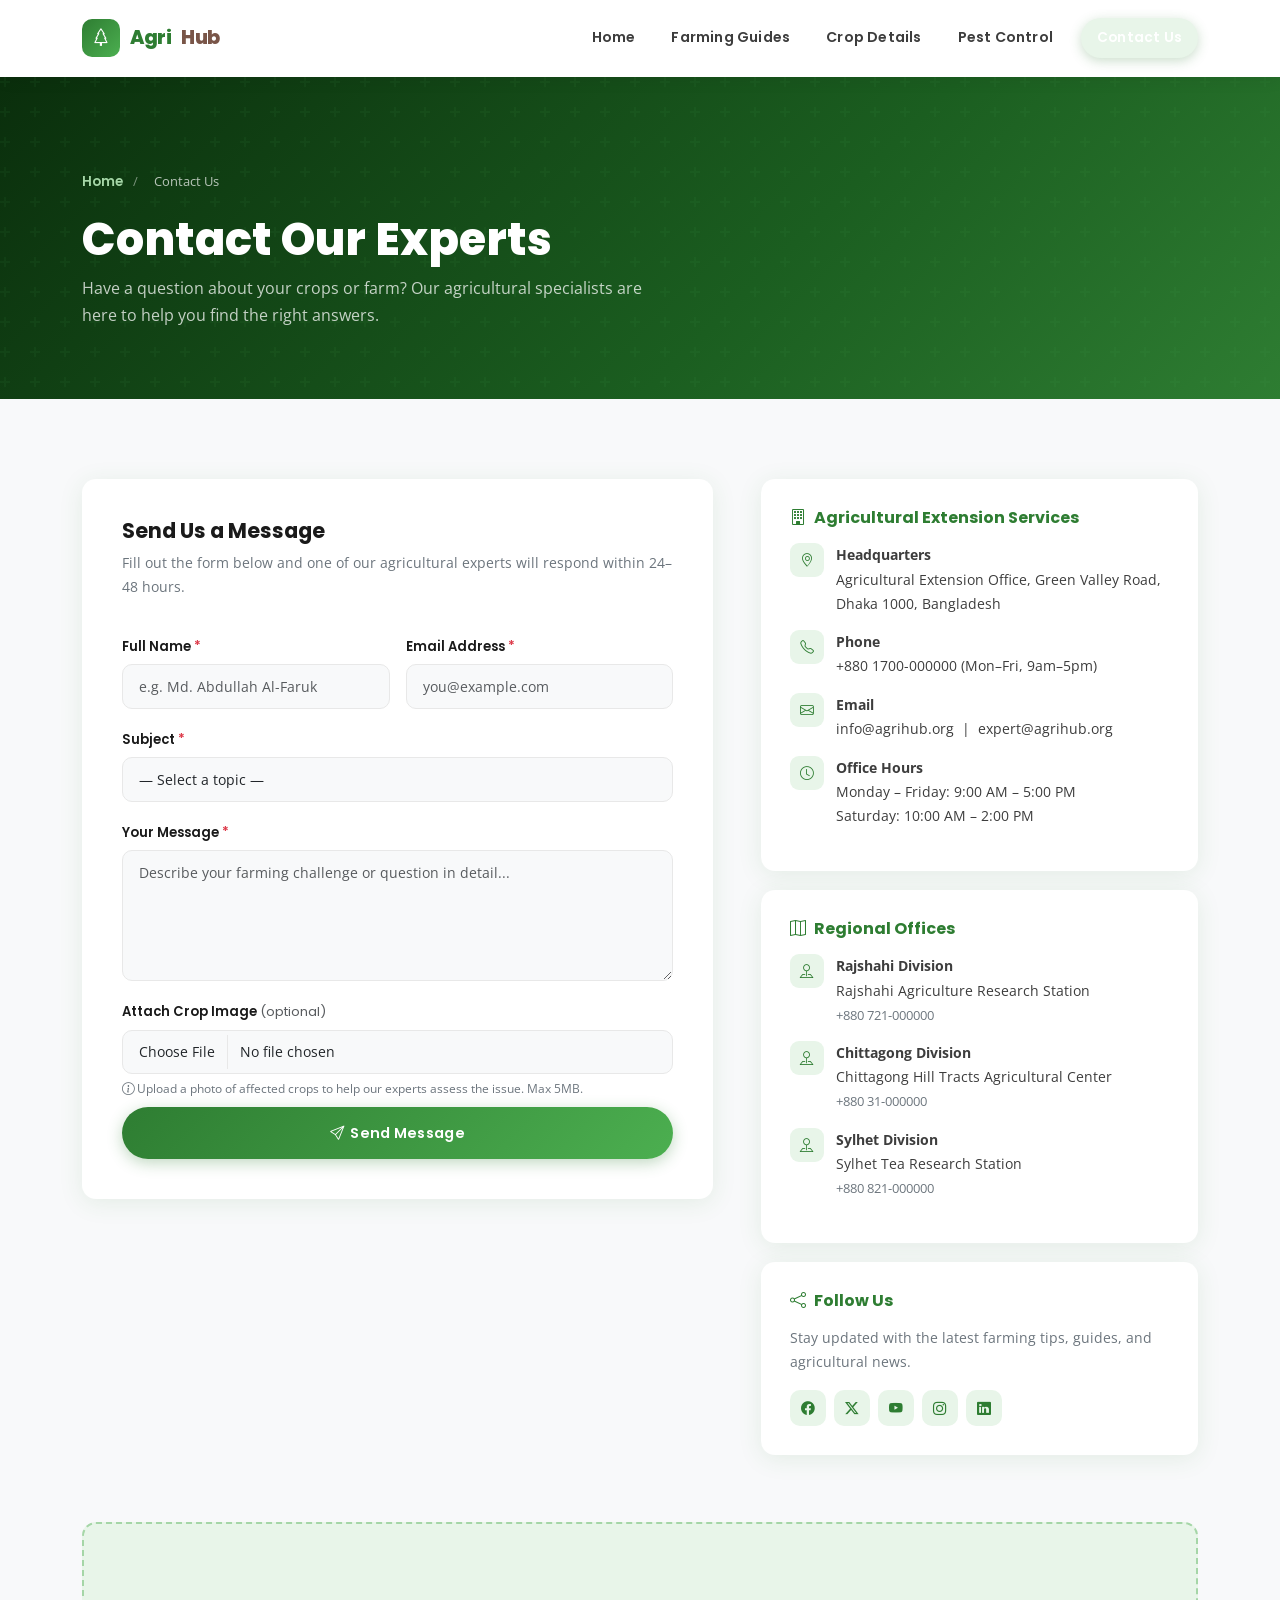
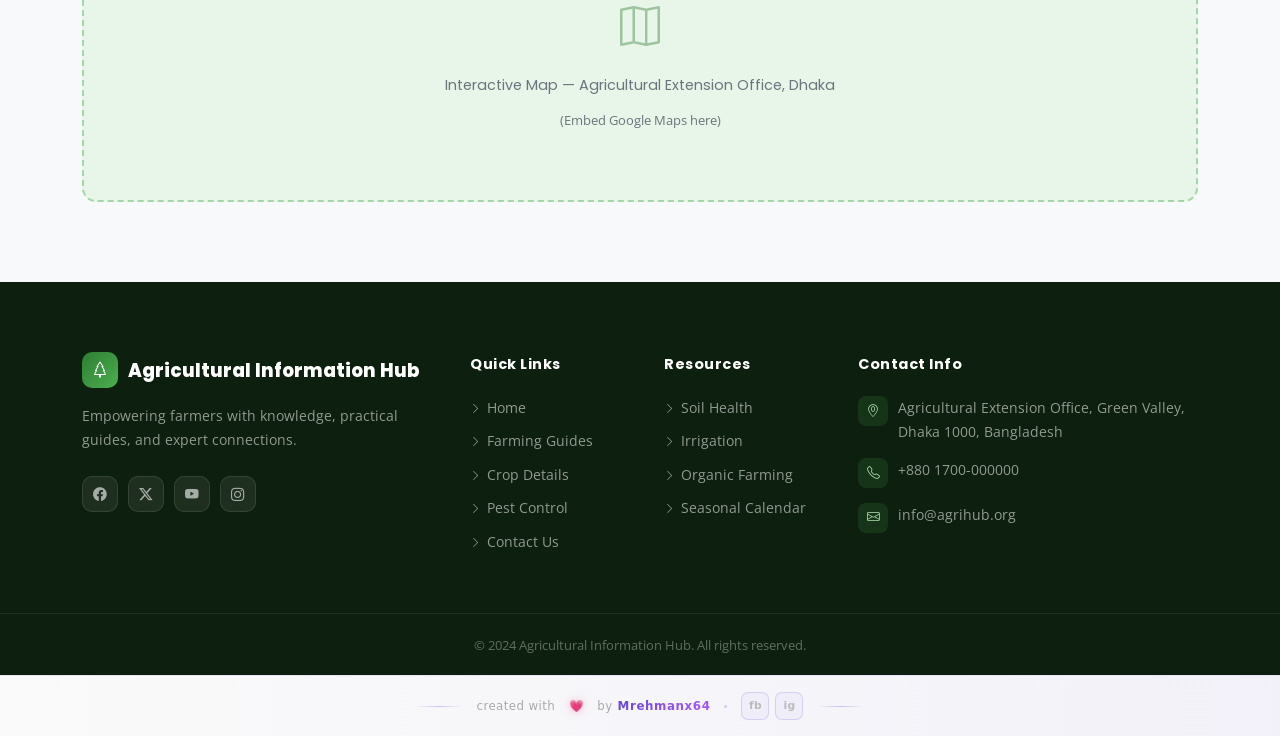
<file: contact.html>
<!doctype html>
<html lang="en">
  <head>
    <meta charset="UTF-8" />
    <meta name="viewport" content="width=device-width, initial-scale=1.0" />
    <title>Contact Us – Agricultural Information Hub</title>
    <meta
      name="description"
      content="Get in touch with our agricultural experts for personalized farming advice, crop guidance, and pest management support."
    />

    <link
      rel="stylesheet"
      href="https://cdn.jsdelivr.net/npm/bootstrap@5.3.2/dist/css/bootstrap.min.css"
    />
    <link
      rel="stylesheet"
      href="https://cdn.jsdelivr.net/npm/bootstrap-icons@1.11.3/font/bootstrap-icons.min.css"
    />
    <link
      rel="stylesheet"
      href="https://fonts.googleapis.com/css2?family=Poppins:wght@400;600;700;800&family=Open+Sans:wght@400;500;600&display=swap"
    />
    <link rel="stylesheet" href="css/style.css" />
  </head>
  <body>
    <!-- NAVBAR -->
    <nav class="navbar navbar-expand-lg sticky-top" id="mainNav">
      <div class="container">
        <a class="navbar-brand" href="index.html">
          <span class="brand-icon"><i class="bi bi-tree"></i></span>
          Agri<span>Hub</span>
        </a>
        <button
          class="navbar-toggler"
          type="button"
          id="navbarToggler"
          data-bs-toggle="collapse"
          data-bs-target="#navbarNav"
          aria-controls="navbarNav"
          aria-expanded="false"
          aria-label="Toggle navigation"
        >
          <span class="toggler-bar"></span><span class="toggler-bar"></span
          ><span class="toggler-bar"></span>
        </button>
        <div
          class="collapse navbar-collapse justify-content-end"
          id="navbarNav"
        >
          <ul class="navbar-nav gap-1">
            <li class="nav-item">
              <a class="nav-link" href="index.html">Home</a>
            </li>
            <li class="nav-item">
              <a class="nav-link" href="farming-guides.html">Farming Guides</a>
            </li>
            <li class="nav-item">
              <a class="nav-link" href="crop-details.html">Crop Details</a>
            </li>
            <li class="nav-item">
              <a class="nav-link" href="pest-control.html">Pest Control</a>
            </li>
            <li class="nav-item ms-lg-2">
              <a
                class="nav-link btn-green px-4 active"
                href="contact.html"
                style="color: white !important"
                >Contact Us</a
              >
            </li>
          </ul>
        </div>
      </div>
    </nav>

    <!-- PAGE HERO -->
    <section class="page-hero">
      <div class="container">
        <div class="breadcrumb-nav">
          <a href="index.html">Home</a>
          <span>/</span>
          <span class="current">Contact Us</span>
        </div>
        <h1>Contact Our Experts</h1>
        <p>
          Have a question about your crops or farm? Our agricultural specialists
          are here to help you find the right answers.
        </p>
      </div>
    </section>

    <!-- CONTACT SECTION -->
    <section class="section-contact">
      <div class="container">
        <div class="row g-5">
          <!-- LEFT: Contact Form -->
          <div class="col-lg-7 fade-in">
            <div class="contact-form-wrap">
              <h3>Send Us a Message</h3>
              <p class="subtitle">
                Fill out the form below and one of our agricultural experts will
                respond within 24–48 hours.
              </p>

              <!-- Success Message (hidden by default) -->
              <div class="success-message" id="successMsg">
                <i class="bi bi-check-circle-fill"></i>
                Message Sent Successfully!
                <p
                  style="
                    font-weight: 400;
                    font-size: 0.9rem;
                    margin-top: 0.5rem;
                    color: var(--primary);
                  "
                >
                  Thank you for reaching out. Our team will get back to you
                  within 24–48 hours.
                </p>
              </div>

              <!-- Contact Form -->
              <form id="contactForm" novalidate>
                <div class="row g-3">
                  <!-- Name -->
                  <div class="col-md-6">
                    <label for="name" class="form-label"
                      >Full Name <span class="text-danger">*</span></label
                    >
                    <input
                      type="text"
                      class="form-control"
                      id="name"
                      name="name"
                      placeholder="e.g. Md. Abdullah Al-Faruk"
                      autocomplete="name"
                    />
                  </div>

                  <!-- Email -->
                  <div class="col-md-6">
                    <label for="email" class="form-label"
                      >Email Address <span class="text-danger">*</span></label
                    >
                    <input
                      type="email"
                      class="form-control"
                      id="email"
                      name="email"
                      placeholder="you@example.com"
                      autocomplete="email"
                    />
                  </div>

                  <!-- Subject -->
                  <div class="col-12">
                    <label for="subject" class="form-label"
                      >Subject <span class="text-danger">*</span></label
                    >
                    <select class="form-select" id="subject" name="subject">
                      <option value="">— Select a topic —</option>
                      <option value="Crop Cultivation Advice">
                        Crop Cultivation Advice
                      </option>
                      <option value="Pest Control Help">
                        Pest Control Help
                      </option>
                      <option value="Soil Health">
                        Soil Health & Fertilization
                      </option>
                      <option value="Irrigation">Irrigation Methods</option>
                      <option value="Organic Farming">Organic Farming</option>
                      <option value="Seasonal Planning">
                        Seasonal Planning
                      </option>
                      <option value="Other">Other</option>
                    </select>
                  </div>

                  <!-- Message -->
                  <div class="col-12">
                    <label for="message" class="form-label"
                      >Your Message <span class="text-danger">*</span></label
                    >
                    <textarea
                      class="form-control"
                      id="message"
                      name="message"
                      rows="5"
                      placeholder="Describe your farming challenge or question in detail..."
                    ></textarea>
                  </div>

                  <!-- File Upload -->
                  <div class="col-12">
                    <label for="cropImage" class="form-label">
                      Attach Crop Image
                      <span class="text-muted" style="font-weight: 400"
                        >(optional)</span
                      >
                    </label>
                    <input
                      type="file"
                      class="form-control"
                      id="cropImage"
                      name="cropImage"
                      accept="image/*,.pdf"
                    />
                    <div
                      class="form-text mt-1"
                      style="font-size: 0.78rem; color: var(--text-muted)"
                    >
                      <i class="bi bi-info-circle"></i> Upload a photo of
                      affected crops to help our experts assess the issue. Max
                      5MB.
                    </div>
                  </div>

                  <!-- Submit -->
                  <div class="col-12 mt-2">
                    <button
                      type="submit"
                      class="btn-primary-green w-100 justify-content-center"
                      style="padding: 0.85rem"
                    >
                      <i class="bi bi-send"></i> Send Message
                    </button>
                  </div>
                </div>
              </form>
            </div>
          </div>

          <!-- RIGHT: Contact Info -->
          <div class="col-lg-5 fade-in delay-2">
            <!-- Agricultural Extension Services -->
            <div class="contact-info-card">
              <h4>
                <i class="bi bi-building"></i> Agricultural Extension Services
              </h4>
              <div class="contact-detail">
                <div class="contact-detail-icon">
                  <i class="bi bi-geo-alt"></i>
                </div>
                <div>
                  <strong style="font-size: 0.9rem">Headquarters</strong><br />
                  Agricultural Extension Office, Green Valley Road, Dhaka 1000,
                  Bangladesh
                </div>
              </div>
              <div class="contact-detail">
                <div class="contact-detail-icon">
                  <i class="bi bi-telephone"></i>
                </div>
                <div>
                  <strong style="font-size: 0.9rem">Phone</strong><br />
                  +880 1700-000000 (Mon–Fri, 9am–5pm)
                </div>
              </div>
              <div class="contact-detail">
                <div class="contact-detail-icon">
                  <i class="bi bi-envelope"></i>
                </div>
                <div>
                  <strong style="font-size: 0.9rem">Email</strong><br />
                  info@agrihub.org &nbsp;|&nbsp; expert@agrihub.org
                </div>
              </div>
              <div class="contact-detail">
                <div class="contact-detail-icon">
                  <i class="bi bi-clock"></i>
                </div>
                <div>
                  <strong style="font-size: 0.9rem">Office Hours</strong><br />
                  Monday – Friday: 9:00 AM – 5:00 PM<br />
                  Saturday: 10:00 AM – 2:00 PM
                </div>
              </div>
            </div>

            <!-- Regional Offices -->
            <div class="contact-info-card">
              <h4><i class="bi bi-map"></i> Regional Offices</h4>
              <div class="contact-detail">
                <div class="contact-detail-icon">
                  <i class="bi bi-pin-map"></i>
                </div>
                <div>
                  <strong style="font-size: 0.9rem">Rajshahi Division</strong
                  ><br />
                  Rajshahi Agriculture Research Station<br />
                  <span style="font-size: 0.82rem; color: var(--text-muted)"
                    >+880 721-000000</span
                  >
                </div>
              </div>
              <div class="contact-detail">
                <div class="contact-detail-icon">
                  <i class="bi bi-pin-map"></i>
                </div>
                <div>
                  <strong style="font-size: 0.9rem">Chittagong Division</strong
                  ><br />
                  Chittagong Hill Tracts Agricultural Center<br />
                  <span style="font-size: 0.82rem; color: var(--text-muted)"
                    >+880 31-000000</span
                  >
                </div>
              </div>
              <div class="contact-detail">
                <div class="contact-detail-icon">
                  <i class="bi bi-pin-map"></i>
                </div>
                <div>
                  <strong style="font-size: 0.9rem">Sylhet Division</strong
                  ><br />
                  Sylhet Tea Research Station<br />
                  <span style="font-size: 0.82rem; color: var(--text-muted)"
                    >+880 821-000000</span
                  >
                </div>
              </div>
            </div>

            <!-- Follow Us -->
            <div class="contact-info-card">
              <h4><i class="bi bi-share"></i> Follow Us</h4>
              <p
                style="
                  font-size: 0.88rem;
                  color: var(--text-muted);
                  margin-bottom: 1rem;
                "
              >
                Stay updated with the latest farming tips, guides, and
                agricultural news.
              </p>
              <div class="d-flex gap-2 flex-wrap">
                <a
                  href="#"
                  class="social-link"
                  style="
                    background: var(--light-green);
                    color: var(--primary);
                    border-color: transparent;
                  "
                >
                  <i class="bi bi-facebook"></i>
                </a>
                <a
                  href="#"
                  class="social-link"
                  style="
                    background: var(--light-green);
                    color: var(--primary);
                    border-color: transparent;
                  "
                >
                  <i class="bi bi-twitter-x"></i>
                </a>
                <a
                  href="#"
                  class="social-link"
                  style="
                    background: var(--light-green);
                    color: var(--primary);
                    border-color: transparent;
                  "
                >
                  <i class="bi bi-youtube"></i>
                </a>
                <a
                  href="#"
                  class="social-link"
                  style="
                    background: var(--light-green);
                    color: var(--primary);
                    border-color: transparent;
                  "
                >
                  <i class="bi bi-instagram"></i>
                </a>
                <a
                  href="#"
                  class="social-link"
                  style="
                    background: var(--light-green);
                    color: var(--primary);
                    border-color: transparent;
                  "
                >
                  <i class="bi bi-linkedin"></i>
                </a>
              </div>
            </div>
          </div>
          <!-- end right col -->
        </div>
        <!-- end row -->

        <!-- Map Placeholder -->
        <div class="mt-5 fade-in">
          <div
            style="
              background: #e8f5e9;
              border-radius: var(--radius);
              height: 280px;
              display: flex;
              align-items: center;
              justify-content: center;
              border: 2px dashed #a5d6a7;
              flex-direction: column;
              gap: 0.8rem;
            "
          >
            <i
              class="bi bi-map"
              style="font-size: 2.5rem; color: var(--primary); opacity: 0.4"
            ></i>
            <p
              style="
                color: var(--text-muted);
                font-family: Poppins;
                font-size: 0.9rem;
                margin: 0;
              "
            >
              Interactive Map — Agricultural Extension Office, Dhaka
            </p>
            <span style="font-size: 0.8rem; color: var(--text-muted)"
              >(Embed Google Maps here)</span
            >
          </div>
        </div>
      </div>
      <!-- end container -->
    </section>

    <!-- FOOTER -->
    <footer class="site-footer">
      <div class="container">
        <div class="row g-5">
          <div class="col-lg-4">
            <div class="footer-brand">
              <span class="brand-icon"><i class="bi bi-tree"></i></span>
              Agricultural Information Hub
            </div>
            <p class="footer-desc">
              Empowering farmers with knowledge, practical guides, and expert
              connections.
            </p>
            <div class="social-links">
              <a href="#" class="social-link"><i class="bi bi-facebook"></i></a>
              <a href="#" class="social-link"
                ><i class="bi bi-twitter-x"></i
              ></a>
              <a href="#" class="social-link"><i class="bi bi-youtube"></i></a>
              <a href="#" class="social-link"
                ><i class="bi bi-instagram"></i
              ></a>
            </div>
          </div>
          <div class="col-sm-6 col-lg-2">
            <p class="footer-heading">Quick Links</p>
            <ul class="footer-links">
              <li>
                <a href="index.html"
                  ><i class="bi bi-chevron-right"></i> Home</a
                >
              </li>
              <li>
                <a href="farming-guides.html"
                  ><i class="bi bi-chevron-right"></i> Farming Guides</a
                >
              </li>
              <li>
                <a href="crop-details.html"
                  ><i class="bi bi-chevron-right"></i> Crop Details</a
                >
              </li>
              <li>
                <a href="pest-control.html"
                  ><i class="bi bi-chevron-right"></i> Pest Control</a
                >
              </li>
              <li>
                <a href="contact.html"
                  ><i class="bi bi-chevron-right"></i> Contact Us</a
                >
              </li>
            </ul>
          </div>
          <div class="col-sm-6 col-lg-2">
            <p class="footer-heading">Resources</p>
            <ul class="footer-links">
              <li>
                <a href="#"><i class="bi bi-chevron-right"></i> Soil Health</a>
              </li>
              <li>
                <a href="#"><i class="bi bi-chevron-right"></i> Irrigation</a>
              </li>
              <li>
                <a href="#"
                  ><i class="bi bi-chevron-right"></i> Organic Farming</a
                >
              </li>
              <li>
                <a href="#"
                  ><i class="bi bi-chevron-right"></i> Seasonal Calendar</a
                >
              </li>
            </ul>
          </div>
          <div class="col-lg-4">
            <p class="footer-heading">Contact Info</p>
            <div class="footer-contact-item">
              <span class="footer-contact-icon"
                ><i class="bi bi-geo-alt"></i
              ></span>
              <span
                >Agricultural Extension Office, Green Valley, Dhaka 1000,
                Bangladesh</span
              >
            </div>
            <div class="footer-contact-item">
              <span class="footer-contact-icon"
                ><i class="bi bi-telephone"></i
              ></span>
              <span>+880 1700-000000</span>
            </div>
            <div class="footer-contact-item">
              <span class="footer-contact-icon"
                ><i class="bi bi-envelope"></i
              ></span>
              <span>info@agrihub.org</span>
            </div>
          </div>
        </div>
      </div>
      <div class="footer-bottom">
        <div class="container">
          <p class="mb-0">
            &copy; 2024 Agricultural Information Hub. All rights reserved.
          </p>
        </div>
      </div>
    </footer>

    <button id="scrollTop" aria-label="Scroll to top">
      <i class="bi bi-arrow-up"></i>
    </button>

    <script src="https://cdn.jsdelivr.net/npm/bootstrap@5.3.2/dist/js/bootstrap.bundle.min.js"></script>
    <script src="https://code.jquery.com/jquery-3.7.1.min.js"></script>
    <script src="js/script.js"></script>
    <div class="sig-bar">
      <div class="sig-inner">
        <div class="sig-rule"></div>
        <div class="sig-text">
          created with &nbsp;<span class="sig-heart">💗</span>&nbsp; by
          <span class="sig-name">Mrehmanx64</span>
        </div>
        <div class="sig-dot"></div>
        <div class="sig-links">
          <a
            class="sig-link"
            href="https://fb.com/themunnarehman"
            target="_blank"
            rel="noopener"
            >fb</a
          >
          <a
            class="sig-link"
            href="https://instagram.com/themunnarehman"
            target="_blank"
            rel="noopener"
            >ig</a
          >
        </div>
        <div class="sig-rule"></div>
      </div>
    </div>
  </body>
</html>
</file>
<file: css/style.css>
/* =============================================
   Agricultural Information Hub - Main Stylesheet
   Color Palette:
     Primary Green: #2e7d32
     Light Green: #e8f5e9
     Earth Brown: #795548
     Background: #f8f9fa
   Fonts: Poppins (headings), Open Sans (body)
   ============================================= */

/* ---- Google Fonts Import ---- */
@import url("https://fonts.googleapis.com/css2?family=Poppins:wght@400;600;700;800&family=Open+Sans:wght@400;500;600&display=swap");

/* ---- CSS Variables ---- */
:root {
  --primary: #2e7d32;
  --primary-dark: #1b5e20;
  --primary-light: #4caf50;
  --light-green: #e8f5e9;
  --brown: #795548;
  --brown-light: #a1887f;
  --bg: #f8f9fa;
  --white: #ffffff;
  --dark: #1a1a1a;
  --text: #3d3d3d;
  --text-muted: #6c757d;
  --shadow: 0 4px 24px rgba(46, 125, 50, 0.1);
  --shadow-hover: 0 8px 32px rgba(46, 125, 50, 0.18);
  --radius: 14px;
  --transition: all 0.3s cubic-bezier(0.4, 0, 0.2, 1);
}

/* ---- Reset & Base ---- */
*,
*::before,
*::after {
  box-sizing: border-box;
}

body {
  font-family: "Open Sans", sans-serif;
  background: var(--bg);
  color: var(--text);
  font-size: 16px;
  line-height: 1.7;
  overflow-x: hidden;
}

h1,
h2,
h3,
h4,
h5,
h6 {
  font-family: "Poppins", sans-serif;
  color: var(--dark);
  font-weight: 700;
}

a {
  text-decoration: none;
  transition: var(--transition);
}
img {
  max-width: 100%;
}

/* =============================================
   NAVBAR
   ============================================= */
.navbar {
  background: var(--white) !important;
  box-shadow: 0 2px 16px rgba(0, 0, 0, 0.08);
  padding: 0.9rem 0;
  z-index: 1050;
}

.navbar-brand {
  display: flex;
  align-items: center;
  gap: 10px;
  font-family: "Poppins", sans-serif;
  font-weight: 800;
  font-size: 1.2rem;
  color: var(--primary) !important;
  letter-spacing: -0.5px;
}

.navbar-brand .brand-icon {
  width: 38px;
  height: 38px;
  background: linear-gradient(135deg, var(--primary), var(--primary-light));
  border-radius: 10px;
  display: flex;
  align-items: center;
  justify-content: center;
  color: white;
  font-size: 1.1rem;
  flex-shrink: 0;
}

.navbar-brand span {
  color: var(--brown);
}

.nav-link {
  font-family: "Poppins", sans-serif;
  font-weight: 600;
  font-size: 0.88rem;
  color: var(--text) !important;
  padding: 0.5rem 1rem !important;
  border-radius: 8px;
  letter-spacing: 0.2px;
  transition: var(--transition);
}

.nav-link:hover,
.nav-link.active {
  color: var(--primary) !important;
  background: var(--light-green);
}

.navbar-toggler {
  border: none;
  outline: none;
  box-shadow: none !important;
}
.navbar-toggler-icon {
  background-image: none;
}
.navbar-toggler .toggler-bar {
  display: block;
  width: 24px;
  height: 2px;
  background: var(--primary);
  margin: 5px 0;
  border-radius: 2px;
  transition: var(--transition);
}

/* =============================================
   HERO SECTION
   ============================================= */
.hero {
  position: relative;
  min-height: 88vh;
  display: flex;
  align-items: center;
  overflow: hidden;
  background: linear-gradient(
    135deg,
    #0a2e0c 0%,
    #1b5e20 40%,
    #2e7d32 70%,
    #388e3c 100%
  );
}

.hero::before {
  content: "";
  position: absolute;
  inset: 0;
  background: url("data:image/svg+xml,%3Csvg width='60' height='60' viewBox='0 0 60 60' xmlns='http://www.w3.org/2000/svg'%3E%3Cg fill='none' fill-rule='evenodd'%3E%3Cg fill='%234caf50' fill-opacity='0.07'%3E%3Cpath d='M36 34v-4h-2v4h-4v2h4v4h2v-4h4v-2h-4zm0-30V0h-2v4h-4v2h4v4h2V6h4V4h-4zM6 34v-4H4v4H0v2h4v4h2v-4h4v-2H6zM6 4V0H4v4H0v2h4v4h2V6h4V4H6z'/%3E%3C/g%3E%3C/g%3E%3C/svg%3E");
  opacity: 0.5;
}

.hero-bg-image {
  position: absolute;
  inset: 0;
  background: url("https://images.unsplash.com/photo-1500651230702-0e2d8a49d4ad?w=1600&auto=format&fit=crop")
    center/cover no-repeat;
  opacity: 0.18;
}

.hero-content {
  position: relative;
  z-index: 2;
  padding: 80px 0;
}

.hero-badge {
  display: inline-flex;
  align-items: center;
  gap: 6px;
  background: rgba(255, 255, 255, 0.12);
  border: 1px solid rgba(255, 255, 255, 0.2);
  color: #a5d6a7;
  font-family: "Poppins", sans-serif;
  font-size: 0.78rem;
  font-weight: 600;
  letter-spacing: 1px;
  text-transform: uppercase;
  padding: 6px 14px;
  border-radius: 50px;
  margin-bottom: 1.4rem;
}

.hero h1 {
  font-family: "Poppins", sans-serif;
  font-size: clamp(2.4rem, 5vw, 4rem);
  font-weight: 800;
  color: #ffffff;
  line-height: 1.15;
  letter-spacing: -1px;
  margin-bottom: 1.2rem;
}

.hero h1 .highlight {
  color: #a5d6a7;
  position: relative;
}

.hero p {
  color: rgba(255, 255, 255, 0.8);
  font-size: 1.1rem;
  max-width: 540px;
  margin-bottom: 2rem;
  line-height: 1.75;
}

.hero-stats {
  display: flex;
  gap: 2rem;
  margin-top: 2.5rem;
  flex-wrap: wrap;
}

.hero-stat {
  text-align: center;
}

.hero-stat strong {
  display: block;
  font-family: "Poppins", sans-serif;
  font-size: 1.6rem;
  font-weight: 800;
  color: #fff;
}

.hero-stat span {
  font-size: 0.78rem;
  color: rgba(255, 255, 255, 0.65);
  letter-spacing: 0.5px;
}

.hero-image-wrap {
  position: relative;
  z-index: 2;
}

.hero-image-card {
  background: rgba(255, 255, 255, 0.08);
  backdrop-filter: blur(16px);
  border: 1px solid rgba(255, 255, 255, 0.15);
  border-radius: 20px;
  overflow: hidden;
  box-shadow: 0 24px 60px rgba(0, 0, 0, 0.3);
}

.hero-image-card img {
  width: 100%;
  height: 360px;
  object-fit: cover;
  display: block;
}

/* Floating info cards on hero image */
.hero-float-card {
  position: absolute;
  background: white;
  border-radius: 12px;
  padding: 12px 16px;
  box-shadow: 0 8px 24px rgba(0, 0, 0, 0.15);
  display: flex;
  align-items: center;
  gap: 10px;
  font-family: "Poppins", sans-serif;
}

.hero-float-card.card-1 {
  bottom: -16px;
  left: -24px;
}
.hero-float-card.card-2 {
  top: -16px;
  right: -20px;
}

.hero-float-icon {
  width: 38px;
  height: 38px;
  background: var(--light-green);
  border-radius: 10px;
  display: flex;
  align-items: center;
  justify-content: center;
  color: var(--primary);
  font-size: 1rem;
  flex-shrink: 0;
}

.hero-float-label {
  font-size: 0.7rem;
  color: var(--text-muted);
}
.hero-float-value {
  font-size: 0.85rem;
  font-weight: 700;
  color: var(--dark);
  line-height: 1.2;
}

/* =============================================
   BUTTONS
   ============================================= */
.btn-primary-green {
  background: linear-gradient(135deg, var(--primary), var(--primary-light));
  color: white;
  border: none;
  padding: 0.72rem 1.8rem;
  border-radius: 50px;
  font-family: "Poppins", sans-serif;
  font-weight: 600;
  font-size: 0.9rem;
  letter-spacing: 0.3px;
  transition: var(--transition);
  box-shadow: 0 4px 15px rgba(46, 125, 50, 0.3);
  cursor: pointer;
  display: inline-flex;
  align-items: center;
  gap: 6px;
}

.btn-primary-green:hover {
  transform: translateY(-2px);
  box-shadow: 0 8px 25px rgba(46, 125, 50, 0.4);
  color: white;
}

.btn-outline-green {
  background: transparent;
  color: white;
  border: 2px solid rgba(255, 255, 255, 0.5);
  padding: 0.68rem 1.8rem;
  border-radius: 50px;
  font-family: "Poppins", sans-serif;
  font-weight: 600;
  font-size: 0.9rem;
  transition: var(--transition);
  cursor: pointer;
  display: inline-flex;
  align-items: center;
  gap: 6px;
}

.btn-outline-green:hover {
  background: rgba(255, 255, 255, 0.1);
  border-color: white;
  color: white;
  transform: translateY(-2px);
}

.btn-green {
  background: linear-gradient(135deg, var(--primary), var(--primary-light));
  color: white;
  border: none;
  padding: 0.6rem 1.4rem;
  border-radius: 50px;
  font-family: "Poppins", sans-serif;
  font-weight: 600;
  font-size: 0.85rem;
  transition: var(--transition);
  box-shadow: 0 3px 12px rgba(46, 125, 50, 0.25);
  cursor: pointer;
  display: inline-flex;
  align-items: center;
  gap: 5px;
}

.btn-green:hover {
  transform: translateY(-2px);
  box-shadow: 0 6px 20px rgba(46, 125, 50, 0.35);
  color: white;
}

/* =============================================
   SECTION HEADERS
   ============================================= */
.section-header {
  text-align: center;
  margin-bottom: 3rem;
}

.section-tag {
  display: inline-block;
  background: var(--light-green);
  color: var(--primary);
  font-family: "Poppins", sans-serif;
  font-size: 0.75rem;
  font-weight: 700;
  letter-spacing: 1.5px;
  text-transform: uppercase;
  padding: 5px 14px;
  border-radius: 50px;
  margin-bottom: 0.8rem;
}

.section-title {
  font-family: "Poppins", sans-serif;
  font-size: clamp(1.7rem, 3vw, 2.4rem);
  font-weight: 800;
  color: var(--dark);
  line-height: 1.2;
  letter-spacing: -0.5px;
  margin-bottom: 0.8rem;
}

.section-title .accent {
  color: var(--primary);
}

.section-desc {
  color: var(--text-muted);
  max-width: 560px;
  margin: 0 auto;
  font-size: 0.97rem;
}

/* =============================================
   FEATURED CARDS
   ============================================= */
.section-features {
  padding: 90px 0;
  background: var(--white);
}

.feature-card {
  background: var(--white);
  border-radius: var(--radius);
  overflow: hidden;
  box-shadow: var(--shadow);
  transition: var(--transition);
  height: 100%;
  border: 1px solid rgba(0, 0, 0, 0.04);
}

.feature-card:hover {
  transform: translateY(-6px);
  box-shadow: var(--shadow-hover);
}

.feature-card-img {
  width: 100%;
  height: 200px;
  object-fit: cover;
}

.feature-card-icon {
  width: 52px;
  height: 52px;
  background: var(--light-green);
  border-radius: 14px;
  display: flex;
  align-items: center;
  justify-content: center;
  color: var(--primary);
  font-size: 1.4rem;
  margin: -26px 24px 0;
  position: relative;
  z-index: 1;
  box-shadow: 0 4px 16px rgba(46, 125, 50, 0.18);
  flex-shrink: 0;
}

.feature-card-body {
  padding: 1.2rem 1.5rem 1.8rem;
}

.feature-card-body h3 {
  font-size: 1.15rem;
  font-weight: 700;
  margin-bottom: 0.5rem;
  margin-top: 0.8rem;
}

.feature-card-body p {
  color: var(--text-muted);
  font-size: 0.9rem;
  margin-bottom: 1.2rem;
}

/* =============================================
   WHY HUB SECTION
   ============================================= */
.section-why {
  padding: 90px 0;
  background: linear-gradient(135deg, #0a2e0c 0%, #1b5e20 60%, #2e7d32 100%);
  position: relative;
  overflow: hidden;
}

.section-why::before {
  content: "";
  position: absolute;
  inset: 0;
  background: url("data:image/svg+xml,%3Csvg width='80' height='80' viewBox='0 0 80 80' xmlns='http://www.w3.org/2000/svg'%3E%3Cg fill='%234caf50' fill-opacity='0.06' fill-rule='evenodd'%3E%3Ccircle cx='40' cy='40' r='20'/%3E%3C/g%3E%3C/svg%3E");
}

.section-why .section-tag {
  background: rgba(165, 214, 167, 0.15);
  color: #a5d6a7;
}
.section-why .section-title {
  color: white;
}
.section-why .section-desc {
  color: rgba(255, 255, 255, 0.65);
}

.why-card {
  background: rgba(255, 255, 255, 0.06);
  border: 1px solid rgba(255, 255, 255, 0.1);
  border-radius: var(--radius);
  padding: 2rem 1.5rem;
  transition: var(--transition);
  position: relative;
  z-index: 1;
}

.why-card:hover {
  background: rgba(255, 255, 255, 0.1);
  transform: translateY(-4px);
}

.why-icon {
  width: 58px;
  height: 58px;
  background: rgba(165, 214, 167, 0.15);
  border-radius: 16px;
  display: flex;
  align-items: center;
  justify-content: center;
  color: #a5d6a7;
  font-size: 1.5rem;
  margin-bottom: 1.2rem;
}

.why-card h4 {
  font-size: 1rem;
  font-weight: 700;
  color: white;
  margin-bottom: 0.5rem;
}

.why-card p {
  color: rgba(255, 255, 255, 0.6);
  font-size: 0.88rem;
  margin: 0;
}

/* =============================================
   CTA SECTION
   ============================================= */
.section-cta {
  padding: 80px 0;
  background: var(--light-green);
}

.cta-box {
  background: linear-gradient(135deg, var(--primary), var(--primary-light));
  border-radius: 24px;
  padding: 4rem;
  text-align: center;
  position: relative;
  overflow: hidden;
  box-shadow: 0 16px 48px rgba(46, 125, 50, 0.25);
}

.cta-box::before {
  content: "";
  position: absolute;
  width: 300px;
  height: 300px;
  background: rgba(255, 255, 255, 0.06);
  border-radius: 50%;
  top: -100px;
  right: -80px;
}

.cta-box::after {
  content: "";
  position: absolute;
  width: 200px;
  height: 200px;
  background: rgba(255, 255, 255, 0.05);
  border-radius: 50%;
  bottom: -60px;
  left: -40px;
}

.cta-box h2 {
  color: white;
  font-size: clamp(1.6rem, 3vw, 2.2rem);
  margin-bottom: 0.8rem;
  position: relative;
  z-index: 1;
}

.cta-box p {
  color: rgba(255, 255, 255, 0.8);
  font-size: 1rem;
  max-width: 500px;
  margin: 0 auto 2rem;
  position: relative;
  z-index: 1;
}

.cta-box .btn-wrap {
  position: relative;
  z-index: 1;
  display: flex;
  gap: 1rem;
  justify-content: center;
  flex-wrap: wrap;
}

.btn-cta-white {
  background: white;
  color: var(--primary);
  border: none;
  padding: 0.72rem 1.8rem;
  border-radius: 50px;
  font-family: "Poppins", sans-serif;
  font-weight: 700;
  font-size: 0.9rem;
  transition: var(--transition);
  cursor: pointer;
  display: inline-flex;
  align-items: center;
  gap: 6px;
}

.btn-cta-white:hover {
  transform: translateY(-2px);
  box-shadow: 0 8px 24px rgba(0, 0, 0, 0.15);
  color: var(--primary);
}

.btn-cta-outline {
  background: transparent;
  color: white;
  border: 2px solid rgba(255, 255, 255, 0.5);
  padding: 0.68rem 1.8rem;
  border-radius: 50px;
  font-family: "Poppins", sans-serif;
  font-weight: 600;
  font-size: 0.9rem;
  transition: var(--transition);
  cursor: pointer;
  display: inline-flex;
  align-items: center;
  gap: 6px;
  text-decoration: none;
}

.btn-cta-outline:hover {
  background: rgba(255, 255, 255, 0.1);
  border-color: white;
  color: white;
  transform: translateY(-2px);
}

/* =============================================
   FOOTER
   ============================================= */
.site-footer {
  background: #0d1f0e;
  color: rgba(255, 255, 255, 0.75);
  padding: 70px 0 0;
}

.footer-brand {
  display: flex;
  align-items: center;
  gap: 10px;
  font-family: "Poppins", sans-serif;
  font-weight: 800;
  font-size: 1.15rem;
  color: white;
  margin-bottom: 1rem;
}

.footer-brand .brand-icon {
  width: 36px;
  height: 36px;
  background: linear-gradient(135deg, var(--primary), var(--primary-light));
  border-radius: 10px;
  display: flex;
  align-items: center;
  justify-content: center;
  color: white;
  font-size: 1rem;
  flex-shrink: 0;
}

.footer-desc {
  font-size: 0.88rem;
  color: rgba(255, 255, 255, 0.55);
  margin-bottom: 1.5rem;
  line-height: 1.7;
}

.footer-heading {
  font-family: "Poppins", sans-serif;
  font-size: 0.9rem;
  font-weight: 700;
  color: white;
  margin-bottom: 1.2rem;
  letter-spacing: 0.5px;
}

.footer-links {
  list-style: none;
  padding: 0;
  margin: 0;
}
.footer-links li {
  margin-bottom: 0.6rem;
}
.footer-links a {
  color: rgba(255, 255, 255, 0.55);
  font-size: 0.88rem;
  display: flex;
  align-items: center;
  gap: 6px;
  transition: var(--transition);
}
.footer-links a:hover {
  color: #a5d6a7;
  padding-left: 4px;
}
.footer-links a i {
  font-size: 0.7rem;
}

.footer-contact-item {
  display: flex;
  align-items: flex-start;
  gap: 10px;
  margin-bottom: 0.9rem;
  font-size: 0.88rem;
  color: rgba(255, 255, 255, 0.55);
}

.footer-contact-icon {
  width: 30px;
  height: 30px;
  background: rgba(76, 175, 80, 0.15);
  border-radius: 8px;
  display: flex;
  align-items: center;
  justify-content: center;
  color: #a5d6a7;
  flex-shrink: 0;
  font-size: 0.8rem;
}

.social-links {
  display: flex;
  gap: 10px;
  margin-top: 1.2rem;
}

.social-link {
  width: 36px;
  height: 36px;
  background: rgba(255, 255, 255, 0.07);
  border: 1px solid rgba(255, 255, 255, 0.1);
  border-radius: 10px;
  display: flex;
  align-items: center;
  justify-content: center;
  color: rgba(255, 255, 255, 0.6);
  font-size: 0.85rem;
  transition: var(--transition);
}

.social-link:hover {
  background: var(--primary);
  border-color: var(--primary);
  color: white;
  transform: translateY(-2px);
}

.footer-bottom {
  border-top: 1px solid rgba(255, 255, 255, 0.07);
  margin-top: 50px;
  padding: 1.2rem 0;
  text-align: center;
  font-size: 0.82rem;
  color: rgba(255, 255, 255, 0.35);
}

/* =============================================
   PAGE HERO (inner pages)
   ============================================= */
.page-hero {
  background: linear-gradient(135deg, #0a2e0c 0%, #1b5e20 60%, #2e7d32 100%);
  padding: 90px 0 70px;
  position: relative;
  overflow: hidden;
}

.page-hero::before {
  content: "";
  position: absolute;
  inset: 0;
  background: url("data:image/svg+xml,%3Csvg width='60' height='60' viewBox='0 0 60 60' xmlns='http://www.w3.org/2000/svg'%3E%3Cg fill='%234caf50' fill-opacity='0.07'%3E%3Cpath d='M36 34v-4h-2v4h-4v2h4v4h2v-4h4v-2h-4zm0-30V0h-2v4h-4v2h4v4h2V6h4V4h-4zM6 34v-4H4v4H0v2h4v4h2v-4h4v-2H6zM6 4V0H4v4H0v2h4v4h2V6h4V4H6z'/%3E%3C/g%3E%3C/svg%3E");
}

.page-hero h1 {
  font-family: "Poppins", sans-serif;
  font-size: clamp(1.8rem, 4vw, 2.8rem);
  font-weight: 800;
  color: white;
  margin-bottom: 0.5rem;
  position: relative;
  z-index: 1;
}

.page-hero p {
  color: rgba(255, 255, 255, 0.75);
  font-size: 1rem;
  max-width: 560px;
  margin: 0;
  position: relative;
  z-index: 1;
}

.breadcrumb-nav {
  position: relative;
  z-index: 1;
  margin-bottom: 1.2rem;
}

.breadcrumb-nav a {
  color: #a5d6a7;
  font-size: 0.82rem;
  font-family: "Poppins", sans-serif;
  font-weight: 600;
}

.breadcrumb-nav span {
  color: rgba(255, 255, 255, 0.45);
  font-size: 0.82rem;
  margin: 0 6px;
}

.breadcrumb-nav .current {
  color: rgba(255, 255, 255, 0.7);
  font-size: 0.82rem;
}

/* =============================================
   GUIDE CARDS (Farming Guides)
   ============================================= */
.section-guides {
  padding: 80px 0;
}

.filter-bar {
  display: flex;
  gap: 8px;
  flex-wrap: wrap;
  margin-bottom: 2.5rem;
}

.filter-btn {
  background: var(--white);
  border: 1.5px solid #e0e0e0;
  color: var(--text-muted);
  padding: 7px 18px;
  border-radius: 50px;
  font-family: "Poppins", sans-serif;
  font-size: 0.82rem;
  font-weight: 600;
  cursor: pointer;
  transition: var(--transition);
}

.filter-btn:hover,
.filter-btn.active {
  background: var(--primary);
  border-color: var(--primary);
  color: white;
  box-shadow: 0 3px 12px rgba(46, 125, 50, 0.25);
}

.guide-card {
  background: var(--white);
  border-radius: var(--radius);
  overflow: hidden;
  box-shadow: var(--shadow);
  transition: var(--transition);
  height: 100%;
  border: 1px solid rgba(0, 0, 0, 0.04);
}

.guide-card:hover {
  transform: translateY(-5px);
  box-shadow: var(--shadow-hover);
}

.guide-card-img {
  width: 100%;
  height: 190px;
  object-fit: cover;
}

.guide-cat-tag {
  display: inline-block;
  font-size: 0.7rem;
  font-family: "Poppins", sans-serif;
  font-weight: 700;
  letter-spacing: 0.5px;
  text-transform: uppercase;
  padding: 3px 10px;
  border-radius: 50px;
  margin-bottom: 0.6rem;
}

.tag-crop {
  background: #e8f5e9;
  color: #2e7d32;
}
.tag-organic {
  background: #f3e5f5;
  color: #7b1fa2;
}
.tag-seasonal {
  background: #fff3e0;
  color: #e65100;
}
.tag-irrigation {
  background: #e3f2fd;
  color: #1565c0;
}

.guide-card-body {
  padding: 1.3rem 1.4rem 1.6rem;
}

.guide-card-body h4 {
  font-size: 1rem;
  font-weight: 700;
  margin-bottom: 0.5rem;
  color: var(--dark);
}

.guide-card-body p {
  color: var(--text-muted);
  font-size: 0.86rem;
  margin-bottom: 1rem;
  line-height: 1.6;
}

.guide-meta {
  display: flex;
  align-items: center;
  justify-content: space-between;
  font-size: 0.78rem;
  color: var(--text-muted);
  margin-bottom: 1rem;
}

.guide-meta i {
  font-size: 0.75rem;
  margin-right: 3px;
}

/* =============================================
   CROP DETAILS PAGE
   ============================================= */
.section-crops {
  padding: 80px 0;
}

.crop-category-tabs .nav-link {
  color: var(--text-muted) !important;
  font-size: 0.88rem;
  padding: 0.5rem 1.2rem !important;
  border-radius: 50px !important;
  border: 1.5px solid transparent !important;
}

.crop-category-tabs .nav-link.active {
  background: var(--primary) !important;
  color: white !important;
  border-color: var(--primary) !important;
}

.crop-card {
  background: var(--white);
  border-radius: var(--radius);
  overflow: hidden;
  box-shadow: var(--shadow);
  transition: var(--transition);
  border: 1px solid rgba(0, 0, 0, 0.04);
  margin-bottom: 1.5rem;
}

.crop-card:hover {
  box-shadow: var(--shadow-hover);
}

.crop-card-img {
  width: 100%;
  height: 180px;
  object-fit: cover;
}

.crop-card-body {
  padding: 1.4rem;
}

.crop-card-body h4 {
  font-size: 1.05rem;
  font-weight: 700;
  margin-bottom: 1rem;
  color: var(--dark);
}

.crop-info-grid {
  display: grid;
  grid-template-columns: 1fr 1fr;
  gap: 0.6rem;
  margin-bottom: 1rem;
}

.crop-info-item {
  background: var(--bg);
  border-radius: 8px;
  padding: 0.5rem 0.7rem;
}

.crop-info-label {
  font-size: 0.7rem;
  color: var(--text-muted);
  font-weight: 600;
  letter-spacing: 0.3px;
  text-transform: uppercase;
  display: block;
  margin-bottom: 2px;
}

.crop-info-value {
  font-size: 0.82rem;
  font-weight: 600;
  color: var(--dark);
}

.crop-uses {
  font-size: 0.82rem;
  color: var(--text-muted);
  border-top: 1px solid #f0f0f0;
  padding-top: 0.8rem;
  margin-top: 0.5rem;
}

.crop-uses strong {
  color: var(--primary);
}

/* =============================================
   PEST CONTROL PAGE
   ============================================= */
.section-pest {
  padding: 80px 0;
}

.pest-section-card {
  background: var(--white);
  border-radius: var(--radius);
  padding: 2.2rem;
  box-shadow: var(--shadow);
  margin-bottom: 2rem;
  border-left: 4px solid var(--primary);
}

.pest-section-title {
  display: flex;
  align-items: center;
  gap: 12px;
  margin-bottom: 1.5rem;
}

.pest-section-icon {
  width: 48px;
  height: 48px;
  background: var(--light-green);
  border-radius: 12px;
  display: flex;
  align-items: center;
  justify-content: center;
  color: var(--primary);
  font-size: 1.3rem;
}

.pest-section-title h3 {
  font-size: 1.2rem;
  font-weight: 700;
  margin: 0;
}

.pest-method-item {
  display: flex;
  align-items: flex-start;
  gap: 14px;
  padding: 1rem 0;
  border-bottom: 1px solid #f5f5f5;
}

.pest-method-item:last-child {
  border-bottom: none;
}

.pest-method-icon {
  width: 40px;
  height: 40px;
  background: var(--light-green);
  border-radius: 10px;
  display: flex;
  align-items: center;
  justify-content: center;
  color: var(--primary);
  font-size: 1rem;
  flex-shrink: 0;
}

.pest-method-item h5 {
  font-size: 0.92rem;
  font-weight: 700;
  margin-bottom: 0.2rem;
}

.pest-method-item p {
  font-size: 0.85rem;
  color: var(--text-muted);
  margin: 0;
}

.tips-card {
  background: linear-gradient(135deg, var(--primary), var(--primary-light));
  border-radius: var(--radius);
  padding: 2.2rem;
  color: white;
}

.tips-card h3 {
  color: white;
  font-size: 1.2rem;
  margin-bottom: 1.2rem;
  display: flex;
  align-items: center;
  gap: 10px;
}

.tips-list {
  list-style: none;
  padding: 0;
  margin: 0;
}

.tips-list li {
  display: flex;
  align-items: flex-start;
  gap: 10px;
  padding: 0.6rem 0;
  border-bottom: 1px solid rgba(255, 255, 255, 0.12);
  font-size: 0.88rem;
  color: rgba(255, 255, 255, 0.85);
}

.tips-list li:last-child {
  border-bottom: none;
}

.tips-list li::before {
  content: "✓";
  width: 20px;
  height: 20px;
  background: rgba(255, 255, 255, 0.15);
  border-radius: 50%;
  display: flex;
  align-items: center;
  justify-content: center;
  font-size: 0.7rem;
  flex-shrink: 0;
  margin-top: 1px;
}

/* =============================================
   CONTACT PAGE
   ============================================= */
.section-contact {
  padding: 80px 0;
}

.contact-form-wrap {
  background: var(--white);
  border-radius: var(--radius);
  padding: 2.5rem;
  box-shadow: var(--shadow);
}

.contact-form-wrap h3 {
  font-size: 1.3rem;
  font-weight: 700;
  margin-bottom: 0.4rem;
}

.contact-form-wrap .subtitle {
  color: var(--text-muted);
  font-size: 0.9rem;
  margin-bottom: 2rem;
}

.form-label {
  font-family: "Poppins", sans-serif;
  font-size: 0.82rem;
  font-weight: 600;
  color: var(--dark);
  margin-bottom: 0.4rem;
}

.form-control,
.form-select {
  border: 1.5px solid #e8e8e8;
  border-radius: 10px;
  padding: 0.65rem 1rem;
  font-size: 0.9rem;
  font-family: "Open Sans", sans-serif;
  transition: var(--transition);
  background: var(--bg);
}

.form-control:focus,
.form-select:focus {
  border-color: var(--primary);
  box-shadow: 0 0 0 3px rgba(46, 125, 50, 0.1);
  background: white;
  outline: none;
}

.form-control.is-invalid {
  border-color: #e53935;
}
.invalid-feedback {
  font-size: 0.78rem;
}

.success-message {
  display: none;
  background: var(--light-green);
  border: 1px solid #a5d6a7;
  border-radius: 12px;
  padding: 1.2rem 1.5rem;
  text-align: center;
  color: var(--primary);
  font-family: "Poppins", sans-serif;
  font-weight: 600;
}

.success-message i {
  font-size: 2rem;
  display: block;
  margin-bottom: 0.5rem;
}

.contact-info-wrap {
  margin-top: 1.5rem;
}

.contact-info-card {
  background: var(--white);
  border-radius: var(--radius);
  padding: 1.8rem;
  box-shadow: var(--shadow);
  margin-bottom: 1.2rem;
}

.contact-info-card h4 {
  font-size: 1rem;
  font-weight: 700;
  margin-bottom: 1rem;
  display: flex;
  align-items: center;
  gap: 8px;
  color: var(--primary);
}

.contact-detail {
  display: flex;
  align-items: flex-start;
  gap: 12px;
  margin-bottom: 0.9rem;
  font-size: 0.88rem;
  color: var(--text);
}

.contact-detail-icon {
  width: 34px;
  height: 34px;
  background: var(--light-green);
  border-radius: 9px;
  display: flex;
  align-items: center;
  justify-content: center;
  color: var(--primary);
  font-size: 0.85rem;
  flex-shrink: 0;
}

/* =============================================
   SCROLL TO TOP
   ============================================= */
#scrollTop {
  position: fixed;
  bottom: 28px;
  right: 28px;
  width: 44px;
  height: 44px;
  background: var(--primary);
  color: white;
  border: none;
  border-radius: 12px;
  display: none;
  align-items: center;
  justify-content: center;
  font-size: 1rem;
  cursor: pointer;
  box-shadow: 0 4px 16px rgba(46, 125, 50, 0.35);
  transition: var(--transition);
  z-index: 9999;
}

#scrollTop:hover {
  background: var(--primary-dark);
  transform: translateY(-2px);
}

#scrollTop.visible {
  display: flex;
}

/* =============================================
   ANIMATIONS (Fade In)
   ============================================= */
.fade-in {
  opacity: 0;
  transform: translateY(30px);
  transition:
    opacity 0.6s ease,
    transform 0.6s ease;
}

.fade-in.visible {
  opacity: 1;
  transform: translateY(0);
}

/* Delay variants */
.delay-1 {
  transition-delay: 0.1s;
}
.delay-2 {
  transition-delay: 0.2s;
}
.delay-3 {
  transition-delay: 0.3s;
}
.delay-4 {
  transition-delay: 0.4s;
}

/* =============================================
   RESPONSIVE
   ============================================= */
@media (max-width: 991px) {
  .hero {
    min-height: auto;
  }
  .hero-content {
    padding: 60px 0 40px;
  }
  .hero-image-wrap {
    margin-top: 2rem;
  }
  .hero-float-card.card-1,
  .hero-float-card.card-2 {
    display: none;
  }
  .cta-box {
    padding: 2.5rem 1.5rem;
  }
}

@media (max-width: 767px) {
  .hero h1 {
    font-size: 2rem;
  }
  .hero-stats {
    gap: 1.2rem;
  }
  .section-features,
  .section-why,
  .section-cta {
    padding: 60px 0;
  }
  .filter-bar {
    gap: 6px;
  }
  .contact-form-wrap {
    padding: 1.5rem;
  }
  .crop-info-grid {
    grid-template-columns: 1fr;
  }
}

/* =============================================
   UTILITY
   ============================================= */
.text-primary-green {
  color: var(--primary) !important;
}
.bg-light-green {
  background: var(--light-green) !important;
}
.bg-primary-green {
  background: var(--primary) !important;
}
.section-pad {
  padding: 80px 0;
}
.rounded-xl {
  border-radius: var(--radius) !important;
}
/* signature */

.sig-bar {
  background: #05050a;
  border-top: 1px solid rgba(124, 92, 252, 0.15);
  padding: 18px 6%;
  display: flex;
  align-items: center;
  justify-content: center;
  position: relative;
  overflow: hidden;
}
.sig-bar::before {
  content: "";
  position: absolute;
  inset: 0;
  background: linear-gradient(
    90deg,
    transparent,
    rgba(124, 92, 252, 0.07) 50%,
    transparent
  );
  background-size: 200% 100%;
  animation: sigSweep 5s ease-in-out infinite;
  pointer-events: none;
}
@keyframes sigSweep {
  0%,
  100% {
    background-position: 200% 0;
  }
  50% {
    background-position: -200% 0;
  }
}
.sig-inner {
  position: relative;
  z-index: 1;
  display: flex;
  align-items: center;
  gap: 14px;
}
.sig-rule {
  width: 52px;
  height: 1px;
  background: linear-gradient(
    90deg,
    transparent,
    rgba(124, 92, 252, 0.4),
    transparent
  );
}
.sig-text {
  font-size: 0.74rem;
  font-weight: 500;
  color: #3a3a50;
  letter-spacing: 0.5px;
  display: flex;
  align-items: center;
  gap: 6px;
  white-space: nowrap;
}
.sig-heart {
  display: inline-block;
  animation: hb 1.5s ease-in-out infinite;
  filter: drop-shadow(0 0 5px rgba(251, 113, 133, 0.6));
}
@keyframes hb {
  0%,
  100% {
    transform: scale(1);
  }
  14% {
    transform: scale(1.4);
  }
  28% {
    transform: scale(1);
  }
  42% {
    transform: scale(1.2);
  }
  70% {
    transform: scale(1);
  }
}
.sig-name {
  font-weight: 800;
  letter-spacing: 0.7px;
  background: linear-gradient(135deg, #7c5cfc 0%, #c084fc 50%, #f472b6 100%);
  background-size: 200% auto;
  -webkit-background-clip: text;
  -webkit-text-fill-color: transparent;
  animation: shine 3s linear infinite;
}
@keyframes shine {
  to {
    background-position: 200% center;
  }
}
.sig-dot {
  width: 3px;
  height: 3px;
  border-radius: 50%;
  background: rgba(124, 92, 252, 0.3);
  flex-shrink: 0;
}
.sig-links {
  display: flex;
  gap: 6px;
}
.sig-link {
  width: 30px;
  height: 30px;
  border-radius: 8px;
  border: 1px solid rgba(124, 92, 252, 0.2);
  background: rgba(124, 92, 252, 0.05);
  display: flex;
  align-items: center;
  justify-content: center;
  text-decoration: none;
  font-size: 0.68rem;
  font-weight: 700;
  color: #48485e;
  letter-spacing: 0.5px;
  transition: all 0.25s;
}
.sig-link:hover {
  border-color: var(--accent);
  color: var(--accent2);
  background: rgba(124, 92, 252, 0.15);
  transform: translateY(-3px);
  box-shadow: 0 6px 18px rgba(124, 92, 252, 0.25);
}
.sig-bar {
  background: #fafafa;
  border-top: 1px solid rgba(100, 70, 220, 0.12);
  padding: 16px 6%;
  display: flex;
  align-items: center;
  justify-content: center;
  position: relative;
  overflow: hidden;
  font-family: "Segoe UI", system-ui, sans-serif;
}
.sig-bar::before {
  content: "";
  position: absolute;
  inset: 0;
  background: linear-gradient(
    90deg,
    transparent,
    rgba(100, 70, 220, 0.05) 50%,
    transparent
  );
  background-size: 200% 100%;
  animation: sigSweepL 5s ease-in-out infinite;
  pointer-events: none;
}
@keyframes sigSweepL {
  0%,
  100% {
    background-position: 200% 0;
  }
  50% {
    background-position: -200% 0;
  }
}
.sig-inner {
  position: relative;
  z-index: 1;
  display: flex;
  align-items: center;
  gap: 14px;
}
.sig-rule {
  width: 48px;
  height: 1px;
  background: linear-gradient(
    90deg,
    transparent,
    rgba(100, 70, 220, 0.3),
    transparent
  );
}
.sig-text {
  font-size: 0.74rem;
  font-weight: 500;
  color: #aaa;
  letter-spacing: 0.4px;
  display: flex;
  align-items: center;
  gap: 5px;
  white-space: nowrap;
}
.sig-heart {
  display: inline-block;
  animation: sigHB 1.5s ease-in-out infinite;
  filter: drop-shadow(0 0 4px rgba(251, 100, 130, 0.5));
}
@keyframes sigHB {
  0%,
  100% {
    transform: scale(1);
  }
  14% {
    transform: scale(1.4);
  }
  28% {
    transform: scale(1);
  }
  42% {
    transform: scale(1.2);
  }
  70% {
    transform: scale(1);
  }
}
.sig-name {
  font-weight: 800;
  letter-spacing: 0.6px;
  background: linear-gradient(135deg, #6446dc 0%, #a855f7 50%, #ec4899 100%);
  background-size: 200% auto;
  -webkit-background-clip: text;
  -webkit-text-fill-color: transparent;
  animation: sigShine 3s linear infinite;
}
@keyframes sigShine {
  to {
    background-position: 200% center;
  }
}
.sig-dot {
  width: 3px;
  height: 3px;
  border-radius: 50%;
  background: rgba(100, 70, 220, 0.25);
  flex-shrink: 0;
}
.sig-links {
  display: flex;
  gap: 6px;
}
.sig-link {
  width: 28px;
  height: 28px;
  border-radius: 7px;
  border: 1px solid rgba(100, 70, 220, 0.18);
  background: rgba(100, 70, 220, 0.04);
  display: flex;
  align-items: center;
  justify-content: center;
  text-decoration: none;
  font-size: 0.67rem;
  font-weight: 700;
  color: #bbb;
  letter-spacing: 0.4px;
  transition: all 0.22s;
}
.sig-link:hover {
  border-color: #6446dc;
  color: #6446dc;
  background: rgba(100, 70, 220, 0.1);
  transform: translateY(-2px);
  box-shadow: 0 5px 14px rgba(100, 70, 220, 0.18);
}
</file>
